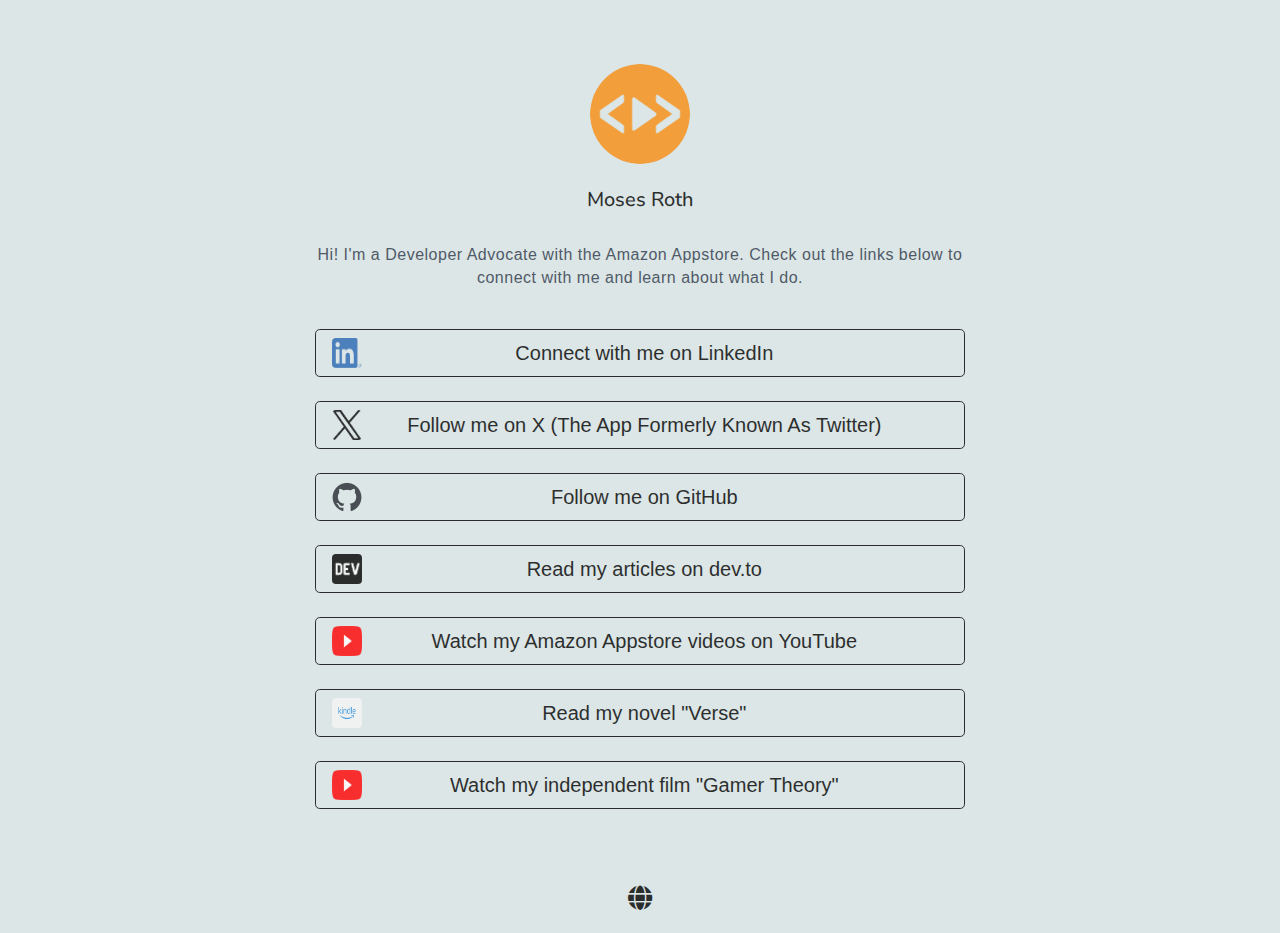
<file: index.html>
<!doctype html><html lang="en"><head><meta charset="utf-8"><link rel="shortcut icon" href="static/img/b193c3cd9053b97cf8114ae1db64a07150393051.png"><meta http-equiv="x-ua-compatible" content="ie=edge"><meta name="viewport" content="width=device-width,initial-scale=1"><meta name="theme-color" content="#4285f4"><link rel="stylesheet" href="static/css/fontawesome.css"><link rel="stylesheet" href="static/css/bootstrap.min.css"><link type="text/css" rel="stylesheet" href="static/css/style.css"><title>Moses Roth | mosesroth.com</title><style>.btn-outline-custom {
    color: #000000;
    border-color: #000000;
  }

  .btn-outline-custom > span {
    color: #000000 !important;
  }

  .btn-outline-custom:hover {
    color: #ffffff;
    background-color: #000000;
    border-color: #000000;
  }

  .btn-outline-custom:hover > span {
    color: #ffffff !important;
  }

  .social-media a {
    color: #000000;
  }
  .social-media a:hover {
    color: #ffffff;
  }</style></head><body style="background-color: #dce6e6;"><div class="container" style="max-width:680px;"><div class="mt-5 center"><img src="static/img/b193c3cd9053b97cf8114ae1db64a07150393051.png" class="m-3 rounded-circle" alt="image" width="100px" height="100px"><div class="media-body"><h5 class="align-items-center mt-2"><a href="https://mosesroth.com" style="color: #000000;" target="_blank">Moses Roth</a></h5><br><p class="center" style="#000000">Hi! I&#39;m a Developer Advocate with the Amazon Appstore. Check out the links below to connect with me and learn about what I do.</p></div></div><br><div><a class="btn btn-outline-custom btn-lg btn-block" role="button" style="display: flex; align-items: center;" href="https://linkedin.com/in/mosesroth" target="_blank"><span style="display: block;"><img src="static/img/LI-In-Bug.png" class="rounded float-left thumbnail" style="width:30px;height:30px;" title=""></span><span class="col-sm-11">Connect with me on LinkedIn</span></a><br><a class="btn btn-outline-custom btn-lg btn-block" role="button" style="display: flex; align-items: center;" href="https://x.com/mosesroth" target="_blank"><span style="display: block;"><img src="static/img/logo-black.png" class="rounded float-left thumbnail" style="width:30px;height:30px;" title=""></span><span class="col-sm-11">Follow me on X (The App Formerly Known As Twitter)</span></a><br><a class="btn btn-outline-custom btn-lg btn-block" role="button" style="display: flex; align-items: center;" href="https://github.com/mosesroth" target="_blank"><span style="display: block;"><img src="static/img/github-mark.png" class="rounded float-left thumbnail" style="width:30px;height:30px;" title=""></span><span class="col-sm-11">Follow me on GitHub</span></a><br><a class="btn btn-outline-custom btn-lg btn-block" role="button" style="display: flex; align-items: center;" href="https://dev.to/mosesroth" target="_blank"><span style="display: block;"><img src="static/img/dev-black.png" class="rounded float-left thumbnail" style="width:30px;height:30px;" title=""></span><span class="col-sm-11">Read my articles on dev.to</span></a><br><a class="btn btn-outline-custom btn-lg btn-block" role="button" style="display: flex; align-items: center;" href="https://www.youtube.com/user/AmazonAppDistro" target="_blank"><span style="display: block;"><img src="static/img/yt_icon_rgb.png" class="rounded float-left thumbnail" style="width:30px;height:30px;" title=""></span><span class="col-sm-11">Watch my Amazon Appstore videos on YouTube</span></a><br><a class="btn btn-outline-custom btn-lg btn-block" role="button" style="display: flex; align-items: center;" href="https://www.amazon.com/Verse-Moses-Roth/dp/1522770208/" target="_blank"><span style="display: block;"><img src="static/img/kindle-tile.png" class="rounded float-left thumbnail" style="width:30px;height:30px;" title=""></span><span class="col-sm-11">Read my novel &quot;Verse&quot;</span></a><br><a class="btn btn-outline-custom btn-lg btn-block" role="button" style="display: flex; align-items: center;" href="https://www.youtube.com/watch?v=URsm_3KmvEA" target="_blank"><span style="display: block;"><img src="static/img/yt_icon_rgb.png" class="rounded float-left thumbnail" style="width:30px;height:30px;" title=""></span><span class="col-sm-11">Watch my independent film &quot;Gamer Theory&quot;</span></a><br></div><div class="footer mt-5"><p class="social-media"><a href="http://mosesroth.com" rel="noopener" class="fa fa-globe" title="website" target="_blank"></a></p></div></div></body></html>
</file>
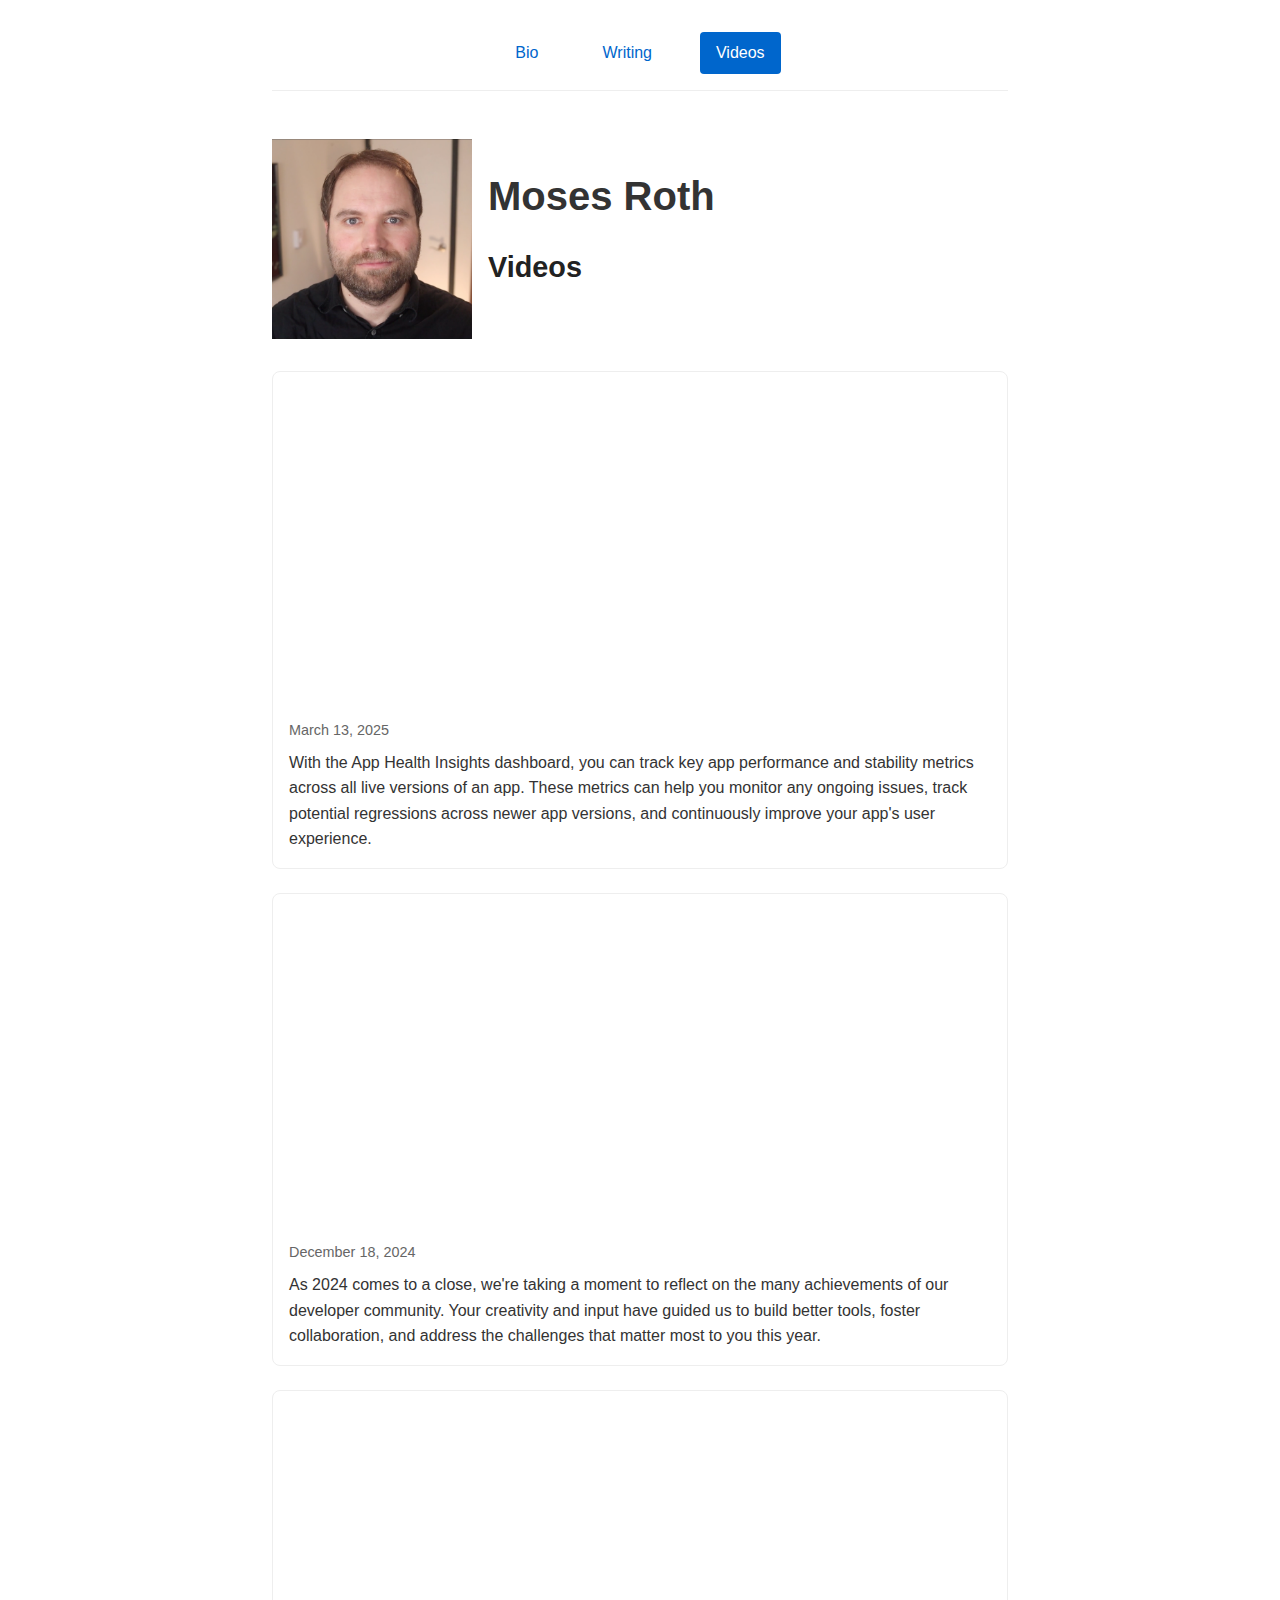
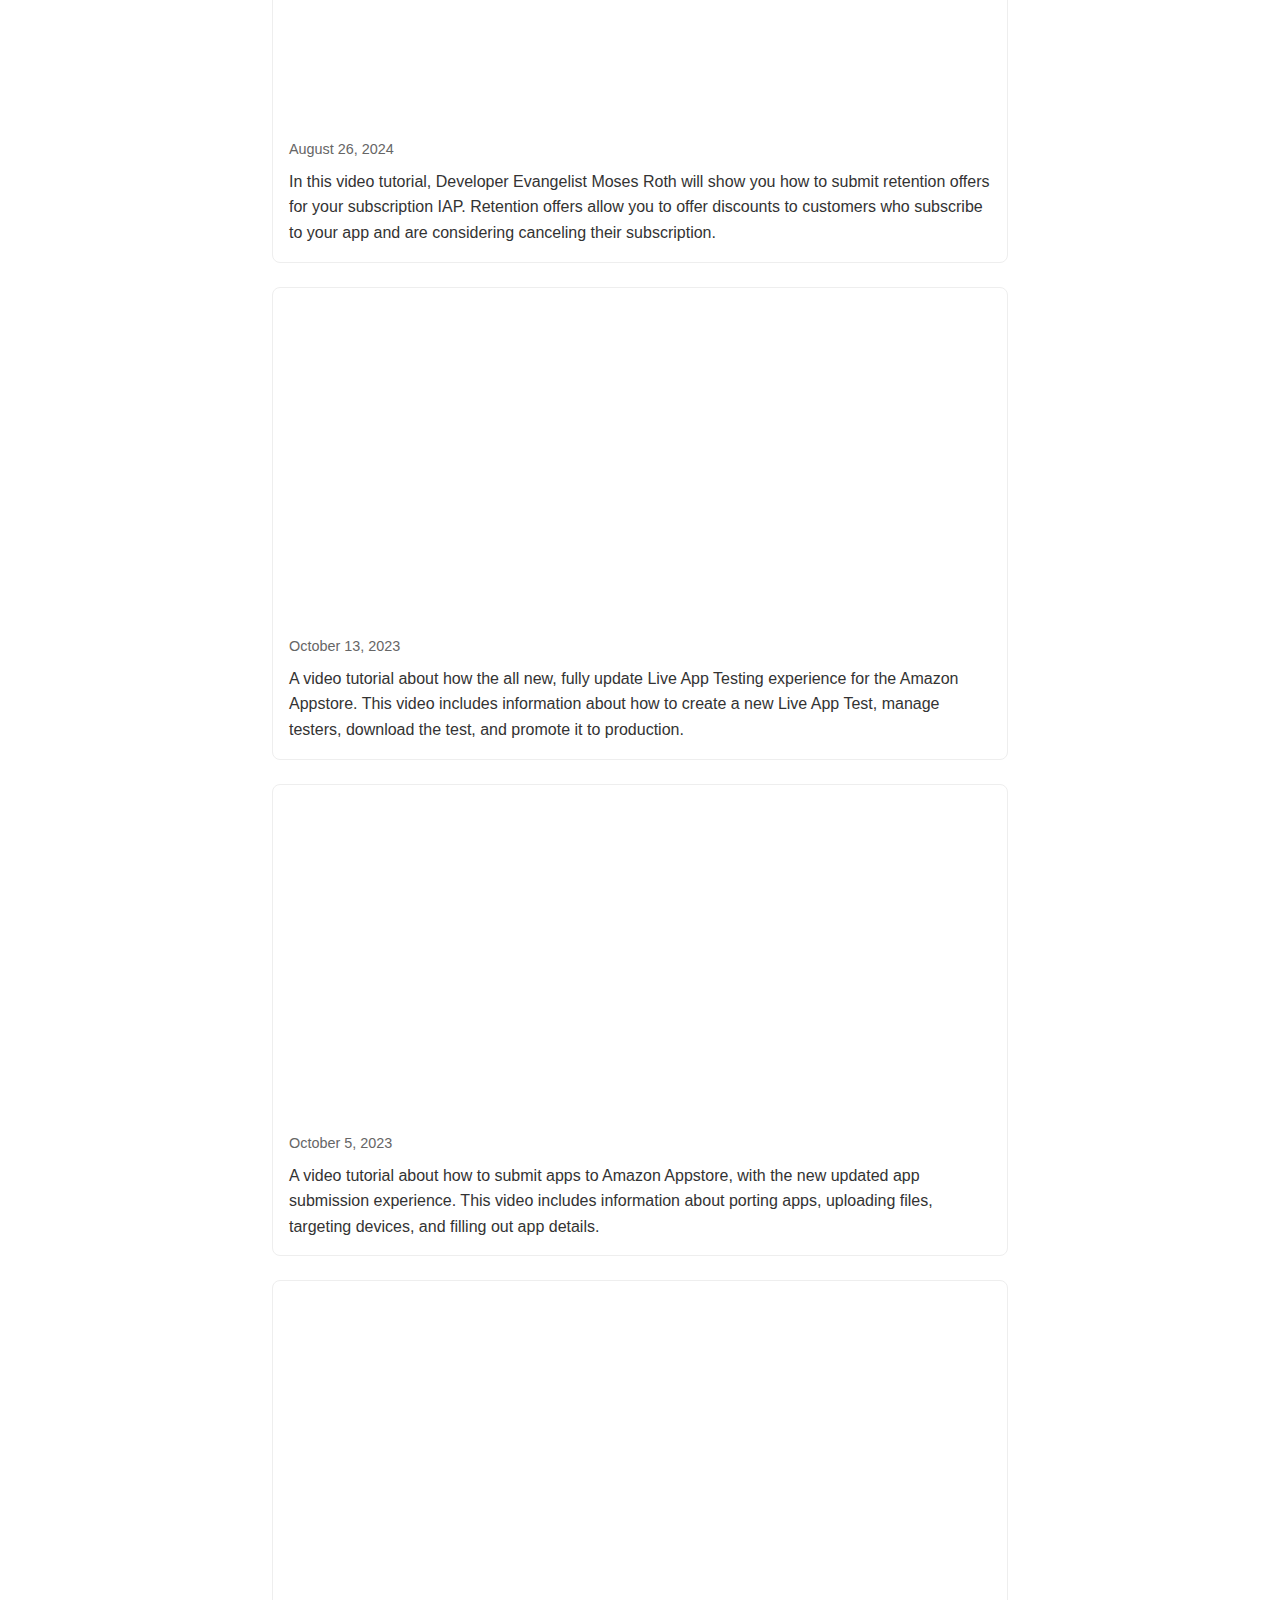
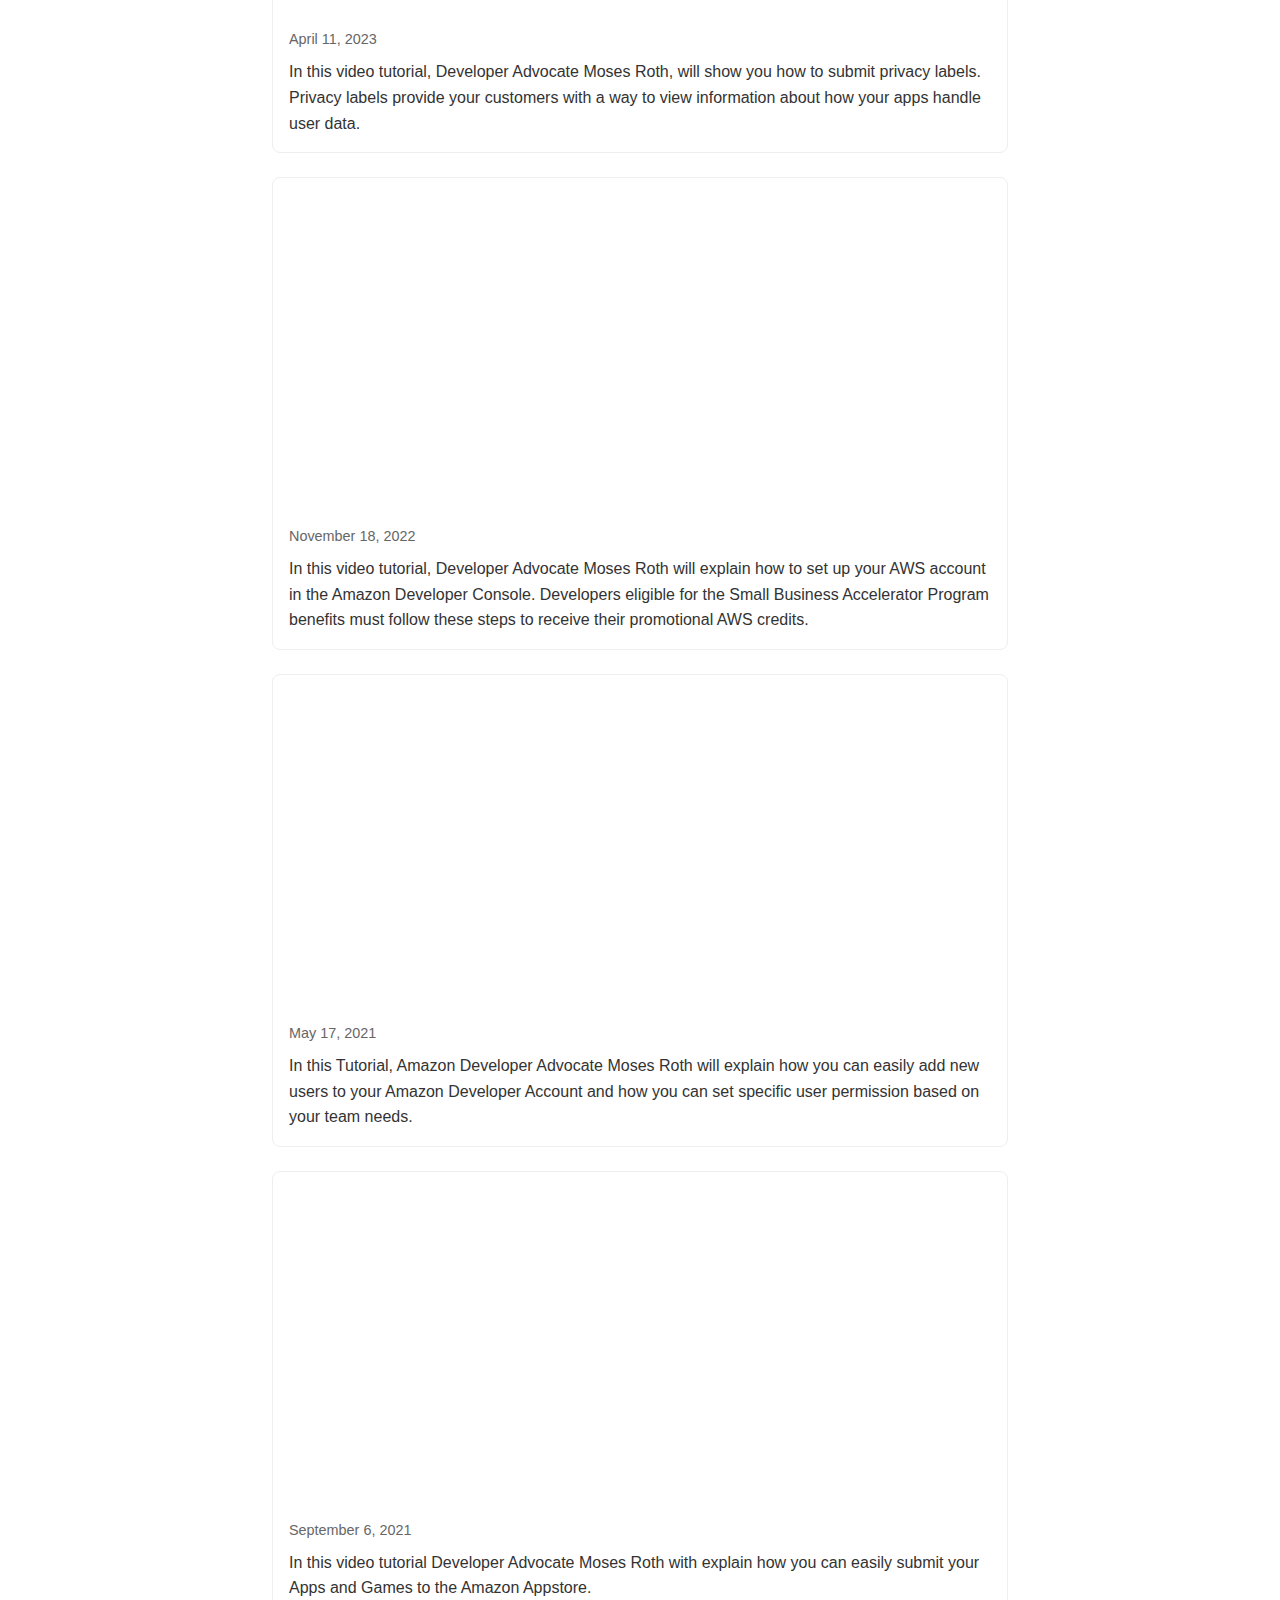
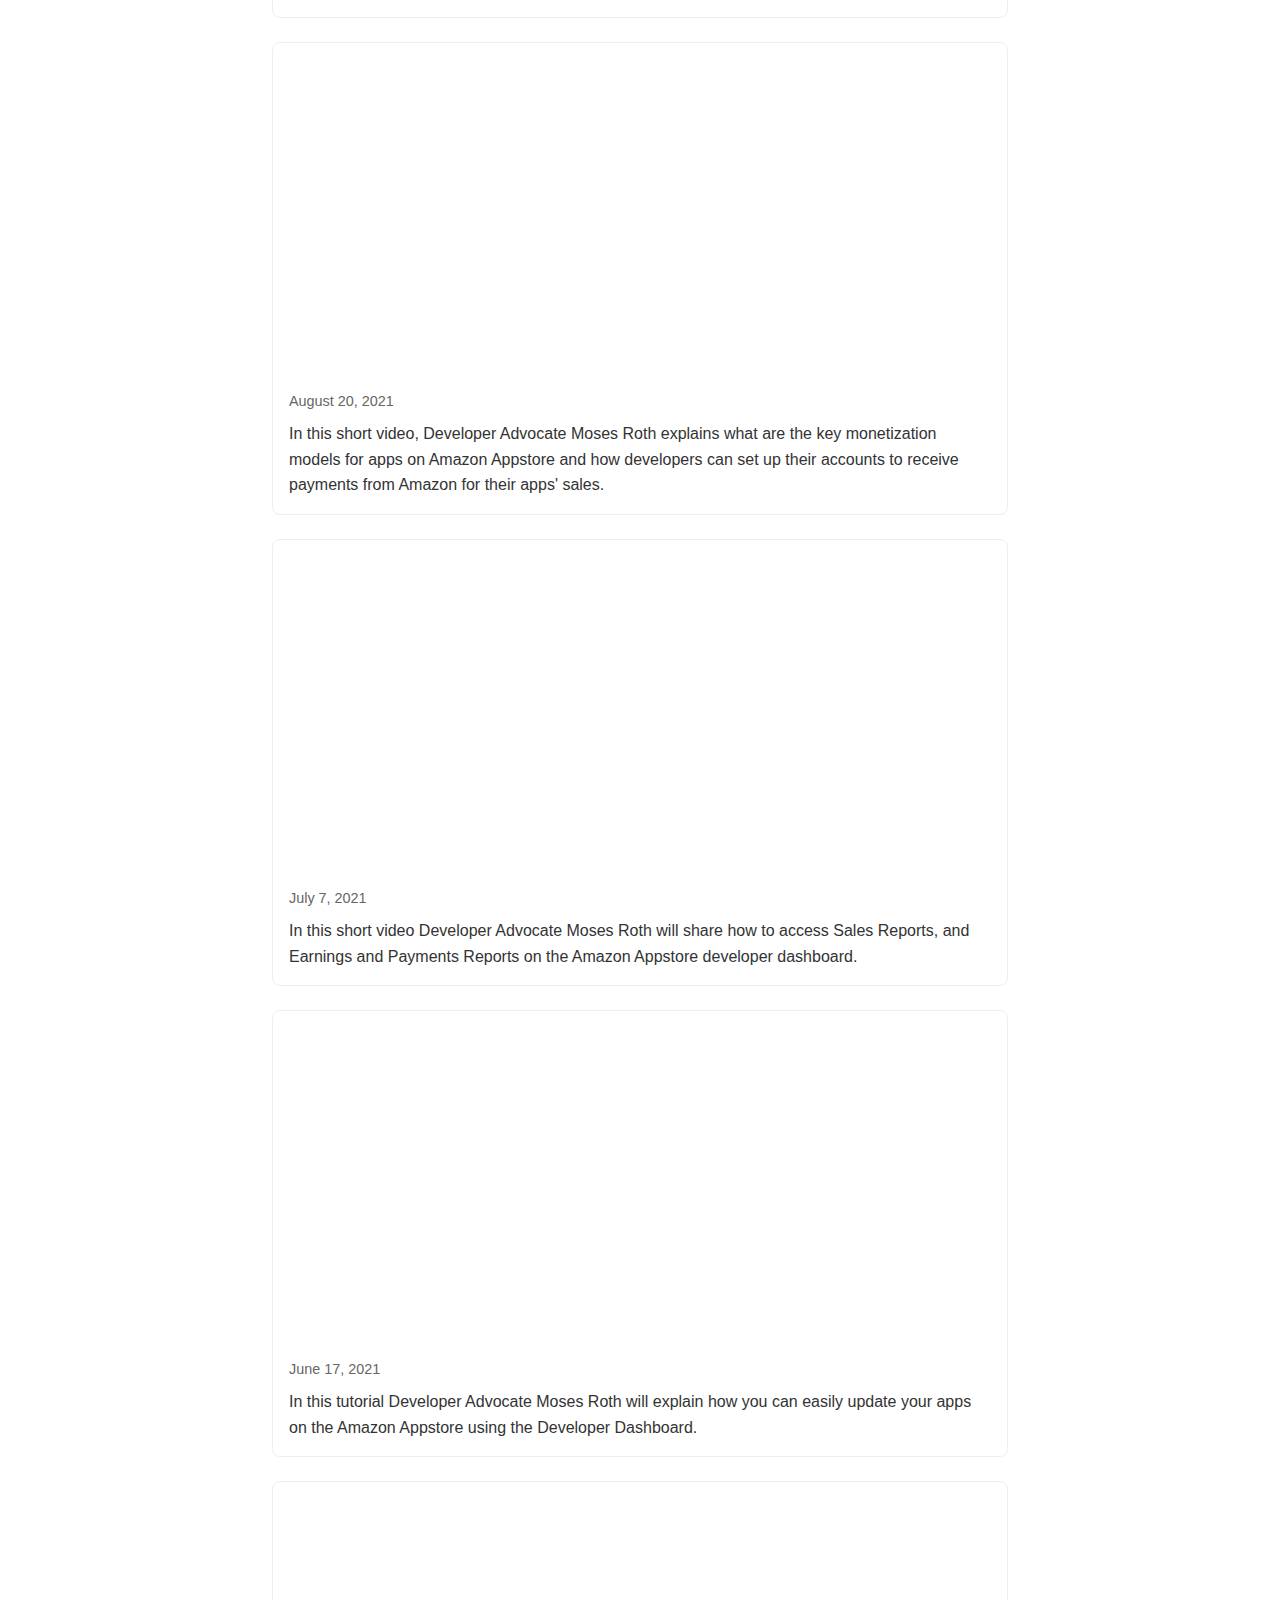
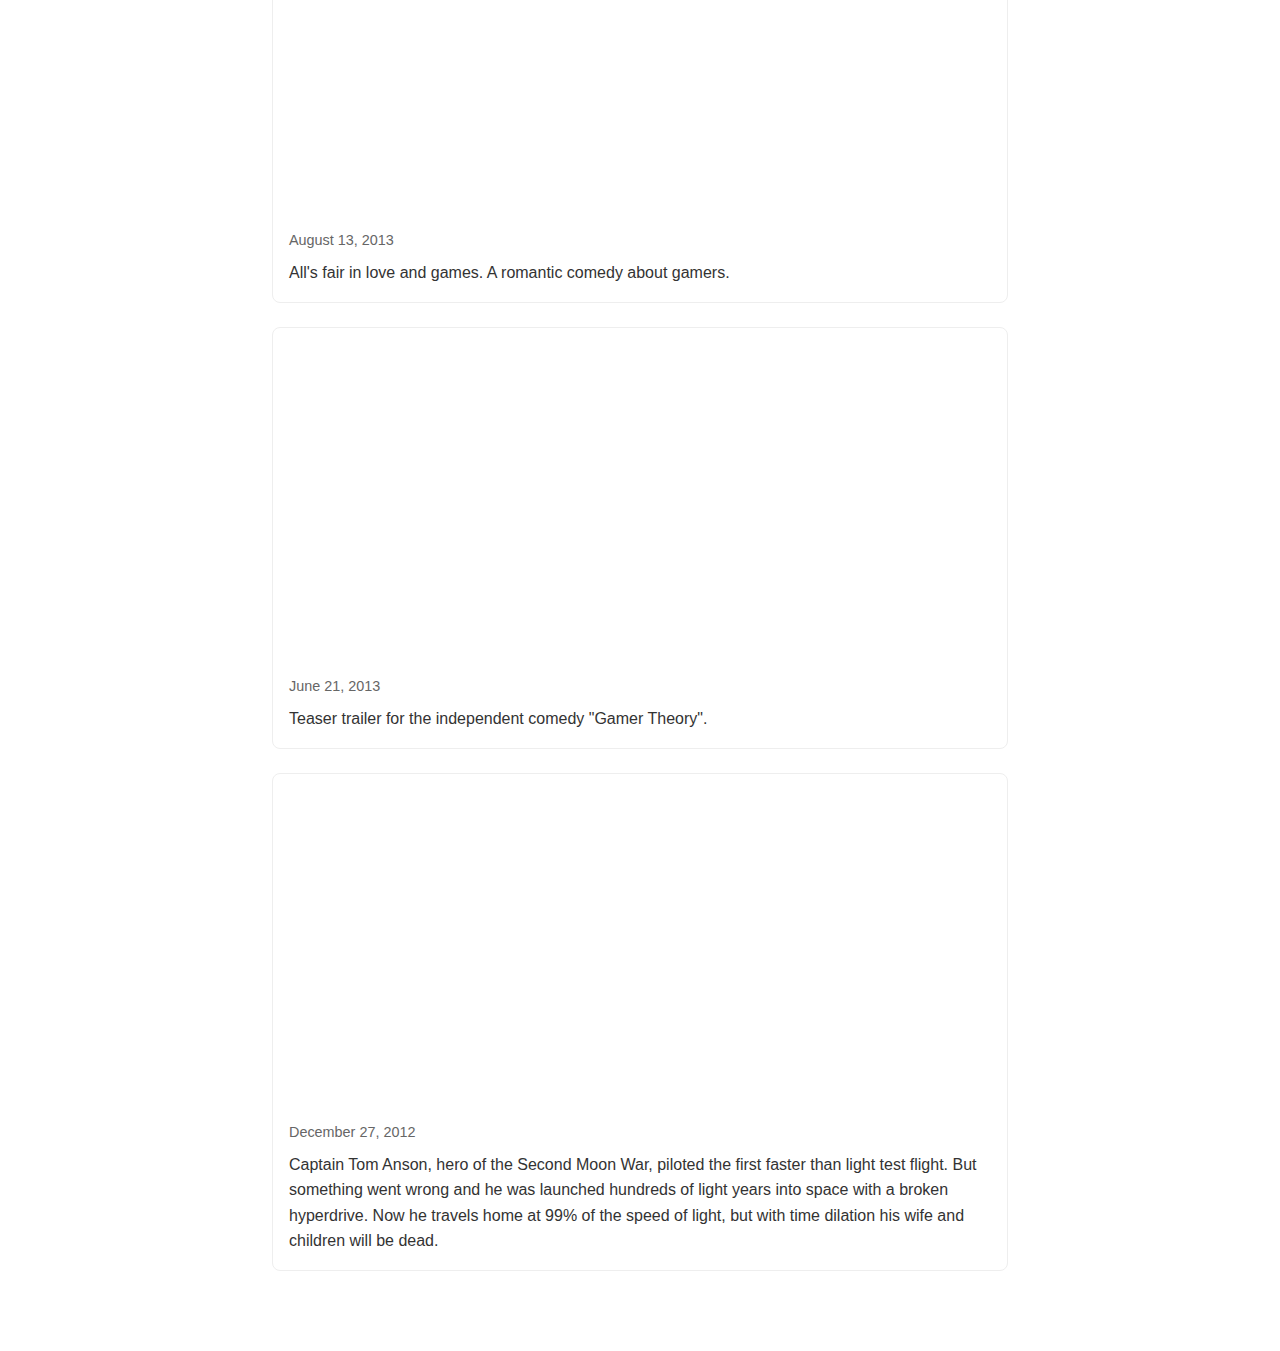
<file: videos.html>
<!DOCTYPE html>
<html lang="en">
<head>
    <meta charset="UTF-8">
    <meta name="viewport" content="width=device-width, initial-scale=1.0">
    <title>Moses Roth - Videos</title>
    <link rel="stylesheet" href="style.css">
</head>
<body>
    <div class="container">
        <nav class="top-nav">
            <a href="index.html" class="nav-link">Bio</a>
            <a href="writing.html" class="nav-link">Writing</a>
            <a href="videos.html" class="nav-link active">Videos</a>
        </nav>

        <header class="page-header">
            <img src="profile.png" alt="Moses Roth" class="page-photo">
            <div class="page-content">
                <h1><a href="index.html">Moses Roth</a></h1>
                <h2>Videos</h2>
            </div>
        </header>

        <main>
            <section>
                <div class="content-grid">
                    <article class="content-item">
                        <div class="video-container">
                            <iframe width="560" height="315" src="https://www.youtube.com/embed/d9LLNLhY7RI?si=3KkV8TR16mjjDdQn" title="YouTube video player" frameborder="0" allow="accelerometer; autoplay; clipboard-write; encrypted-media; gyroscope; picture-in-picture; web-share" referrerpolicy="strict-origin-when-cross-origin" allowfullscreen></iframe>
                            <p class="date">March 13, 2025</p>
                            <p>With the App Health Insights dashboard, you can track key app performance and stability metrics across all live versions of an app. These metrics can help you monitor any ongoing issues, track potential regressions across newer app versions, and continuously improve your app's user experience.</p>
                        </div>
                    </article>
                    
                    <article class="content-item">
                        <div class="video-container">
                            <iframe width="560" height="315" src="https://www.youtube.com/embed/FLKkY3PDhDA" title="YouTube video player" frameborder="0" allow="accelerometer; autoplay; clipboard-write; encrypted-media; gyroscope; picture-in-picture; web-share" referrerpolicy="strict-origin-when-cross-origin" allowfullscreen></iframe>
                            <p class="date">December 18, 2024</p>
                            <p>As 2024 comes to a close, we're taking a moment to reflect on the many achievements of our developer community. Your creativity and input have guided us to build better tools, foster collaboration, and address the challenges that matter most to you this year.</p>
                        </div>
                    </article>
                    
                    <article class="content-item">
                        <div class="video-container">
                            <iframe width="560" height="315" src="https://www.youtube.com/embed/zDl_GT-gEMU" title="YouTube video player" frameborder="0" allow="accelerometer; autoplay; clipboard-write; encrypted-media; gyroscope; picture-in-picture; web-share" referrerpolicy="strict-origin-when-cross-origin" allowfullscreen></iframe>
                            <p class="date">August 26, 2024</p>
                            <p>In this video tutorial, Developer Evangelist Moses Roth will show you how to submit retention offers for your subscription IAP. Retention offers allow you to offer discounts to customers who subscribe to your app and are considering canceling their subscription.</p>
                        </div>
                    </article>
                    
                    <article class="content-item">
                        <div class="video-container">
                            <iframe width="560" height="315" src="https://www.youtube.com/embed/Qlezq8N0y9g" title="YouTube video player" frameborder="0" allow="accelerometer; autoplay; clipboard-write; encrypted-media; gyroscope; picture-in-picture; web-share" referrerpolicy="strict-origin-when-cross-origin" allowfullscreen></iframe>
                            <p class="date">October 13, 2023</p>
                            <p>A video tutorial about how the all new, fully update Live App Testing experience for the Amazon Appstore. This video includes information about how to create a new Live App Test, manage testers, download the test, and promote it to production.</p>
                        </div>
                    </article>
                    
                    <article class="content-item">
                        <div class="video-container">
                            <iframe width="560" height="315" src="https://www.youtube.com/embed/-8Bmp01Z6T8" title="YouTube video player" frameborder="0" allow="accelerometer; autoplay; clipboard-write; encrypted-media; gyroscope; picture-in-picture; web-share" referrerpolicy="strict-origin-when-cross-origin" allowfullscreen></iframe>
                            <p class="date">October 5, 2023</p>
                            <p>A video tutorial about how to submit apps to Amazon Appstore, with the new updated app submission experience. This video includes information about porting apps, uploading files, targeting devices, and filling out app details.</p>
                        </div>
                    </article>
                    
                    <article class="content-item">
                        <div class="video-container">
                            <iframe width="560" height="315" src="https://www.youtube.com/embed/f3MUBZoOeG0" title="YouTube video player" frameborder="0" allow="accelerometer; autoplay; clipboard-write; encrypted-media; gyroscope; picture-in-picture; web-share" referrerpolicy="strict-origin-when-cross-origin" allowfullscreen></iframe>
                            <p class="date">April 11, 2023</p>
                            <p>In this video tutorial, Developer Advocate Moses Roth, will show you how to submit privacy labels. Privacy labels provide your customers with a way to view information about how your apps handle user data.</p>
                        </div>
                    </article>
                    
                    <article class="content-item">
                        <div class="video-container">
                            <iframe width="560" height="315" src="https://www.youtube.com/embed/72Wx_8QI5jk" title="YouTube video player" frameborder="0" allow="accelerometer; autoplay; clipboard-write; encrypted-media; gyroscope; picture-in-picture; web-share" referrerpolicy="strict-origin-when-cross-origin" allowfullscreen></iframe>
                            <p class="date">November 18, 2022</p>
                            <p>In this video tutorial, Developer Advocate Moses Roth will explain how to set up your AWS account in the Amazon Developer Console. Developers eligible for the Small Business Accelerator Program benefits must follow these steps to receive their promotional AWS credits.</p>
                        </div>
                    </article>
                    
                    <article class="content-item">
                        <div class="video-container">
                            <iframe width="560" height="315" src="https://www.youtube.com/embed/tTIPjLgF_SU" title="YouTube video player" frameborder="0" allow="accelerometer; autoplay; clipboard-write; encrypted-media; gyroscope; picture-in-picture; web-share" referrerpolicy="strict-origin-when-cross-origin" allowfullscreen></iframe>
                            <p class="date">May 17, 2021</p>
                            <p>In this Tutorial, Amazon Developer Advocate Moses Roth will explain how you can easily add new users to your Amazon Developer Account and how you can set specific user permission based on your team needs.</p>
                        </div>
                    </article>
                    
                    <article class="content-item">
                        <div class="video-container">
                            <iframe width="560" height="315" src="https://www.youtube.com/embed/m_tRGoLwLHg" title="YouTube video player" frameborder="0" allow="accelerometer; autoplay; clipboard-write; encrypted-media; gyroscope; picture-in-picture; web-share" referrerpolicy="strict-origin-when-cross-origin" allowfullscreen></iframe>
                            <p class="date">September 6, 2021</p>
                            <p>In this video tutorial Developer Advocate Moses Roth with explain how you can easily submit your Apps and Games to the Amazon Appstore.</p>
                        </div>
                    </article>
                    
                    <article class="content-item">
                        <div class="video-container">
                            <iframe width="560" height="315" src="https://www.youtube.com/embed/8P61xMuC7cA" title="YouTube video player" frameborder="0" allow="accelerometer; autoplay; clipboard-write; encrypted-media; gyroscope; picture-in-picture; web-share" referrerpolicy="strict-origin-when-cross-origin" allowfullscreen></iframe>
                            <p class="date">August 20, 2021</p>
                            <p>In this short video, Developer Advocate Moses Roth explains what are the key monetization models for apps on Amazon Appstore and how developers can set up their accounts to receive payments from Amazon for their apps' sales.</p>
                        </div>
                    </article>
                    
                    <article class="content-item">
                        <div class="video-container">
                            <iframe width="560" height="315" src="https://www.youtube.com/embed/wVhsg_6Lvx4" title="YouTube video player" frameborder="0" allow="accelerometer; autoplay; clipboard-write; encrypted-media; gyroscope; picture-in-picture; web-share" referrerpolicy="strict-origin-when-cross-origin" allowfullscreen></iframe>
                            <p class="date">July 7, 2021</p>
                            <p>In this short video Developer Advocate Moses Roth will share how to access Sales Reports, and Earnings and Payments Reports on the Amazon Appstore developer dashboard.</p>
                        </div>
                    </article>
                    
                    <article class="content-item">
                        <div class="video-container">
                            <iframe width="560" height="315" src="https://www.youtube.com/embed/SZvVfHA6egA" title="YouTube video player" frameborder="0" allow="accelerometer; autoplay; clipboard-write; encrypted-media; gyroscope; picture-in-picture; web-share" referrerpolicy="strict-origin-when-cross-origin" allowfullscreen></iframe>
                            <p class="date">June 17, 2021</p>
                            <p>In this tutorial Developer Advocate Moses Roth will explain how you can easily update your apps on the Amazon Appstore using the Developer Dashboard.</p>
                        </div>
                    </article>
                    
                    <article class="content-item">
                        <div class="video-container">
                            <iframe width="560" height="315" src="https://www.youtube.com/embed/URsm_3KmvEA" title="YouTube video player" frameborder="0" allow="accelerometer; autoplay; clipboard-write; encrypted-media; gyroscope; picture-in-picture; web-share" referrerpolicy="strict-origin-when-cross-origin" allowfullscreen></iframe>
                            <p class="date">August 13, 2013</p>
                            <p>All's fair in love and games. A romantic comedy about gamers.</p>
                        </div>
                    </article>
                    
                    <article class="content-item">
                        <div class="video-container">
                            <iframe width="560" height="315" src="https://www.youtube.com/embed/gV2cgtAp-7Y" title="YouTube video player" frameborder="0" allow="accelerometer; autoplay; clipboard-write; encrypted-media; gyroscope; picture-in-picture; web-share" referrerpolicy="strict-origin-when-cross-origin" allowfullscreen></iframe>
                            <p class="date">June 21, 2013</p>
                            <p>Teaser trailer for the independent comedy "Gamer Theory".</p>
                        </div>
                    </article>
                    
                    <article class="content-item">
                        <div class="video-container">
                            <iframe width="560" height="315" src="https://www.youtube.com/embed/Ki1LrjX87P0?si=ZOS1_jMsmvZtMPFI" title="YouTube video player" frameborder="0" allow="accelerometer; autoplay; clipboard-write; encrypted-media; gyroscope; picture-in-picture; web-share" referrerpolicy="strict-origin-when-cross-origin" allowfullscreen></iframe>
                            <p class="date">December 27, 2012</p>
                            <p>Captain Tom Anson, hero of the Second Moon War, piloted the first faster than light test flight. But something went wrong and he was launched hundreds of light years into space with a broken hyperdrive. Now he travels home at 99% of the speed of light, but with time dilation his wife and children will be dead.</p>
                        </div>
                    </article>
                </div>
            </section>
        </main>
    </div>
</body>
</html>
</file>
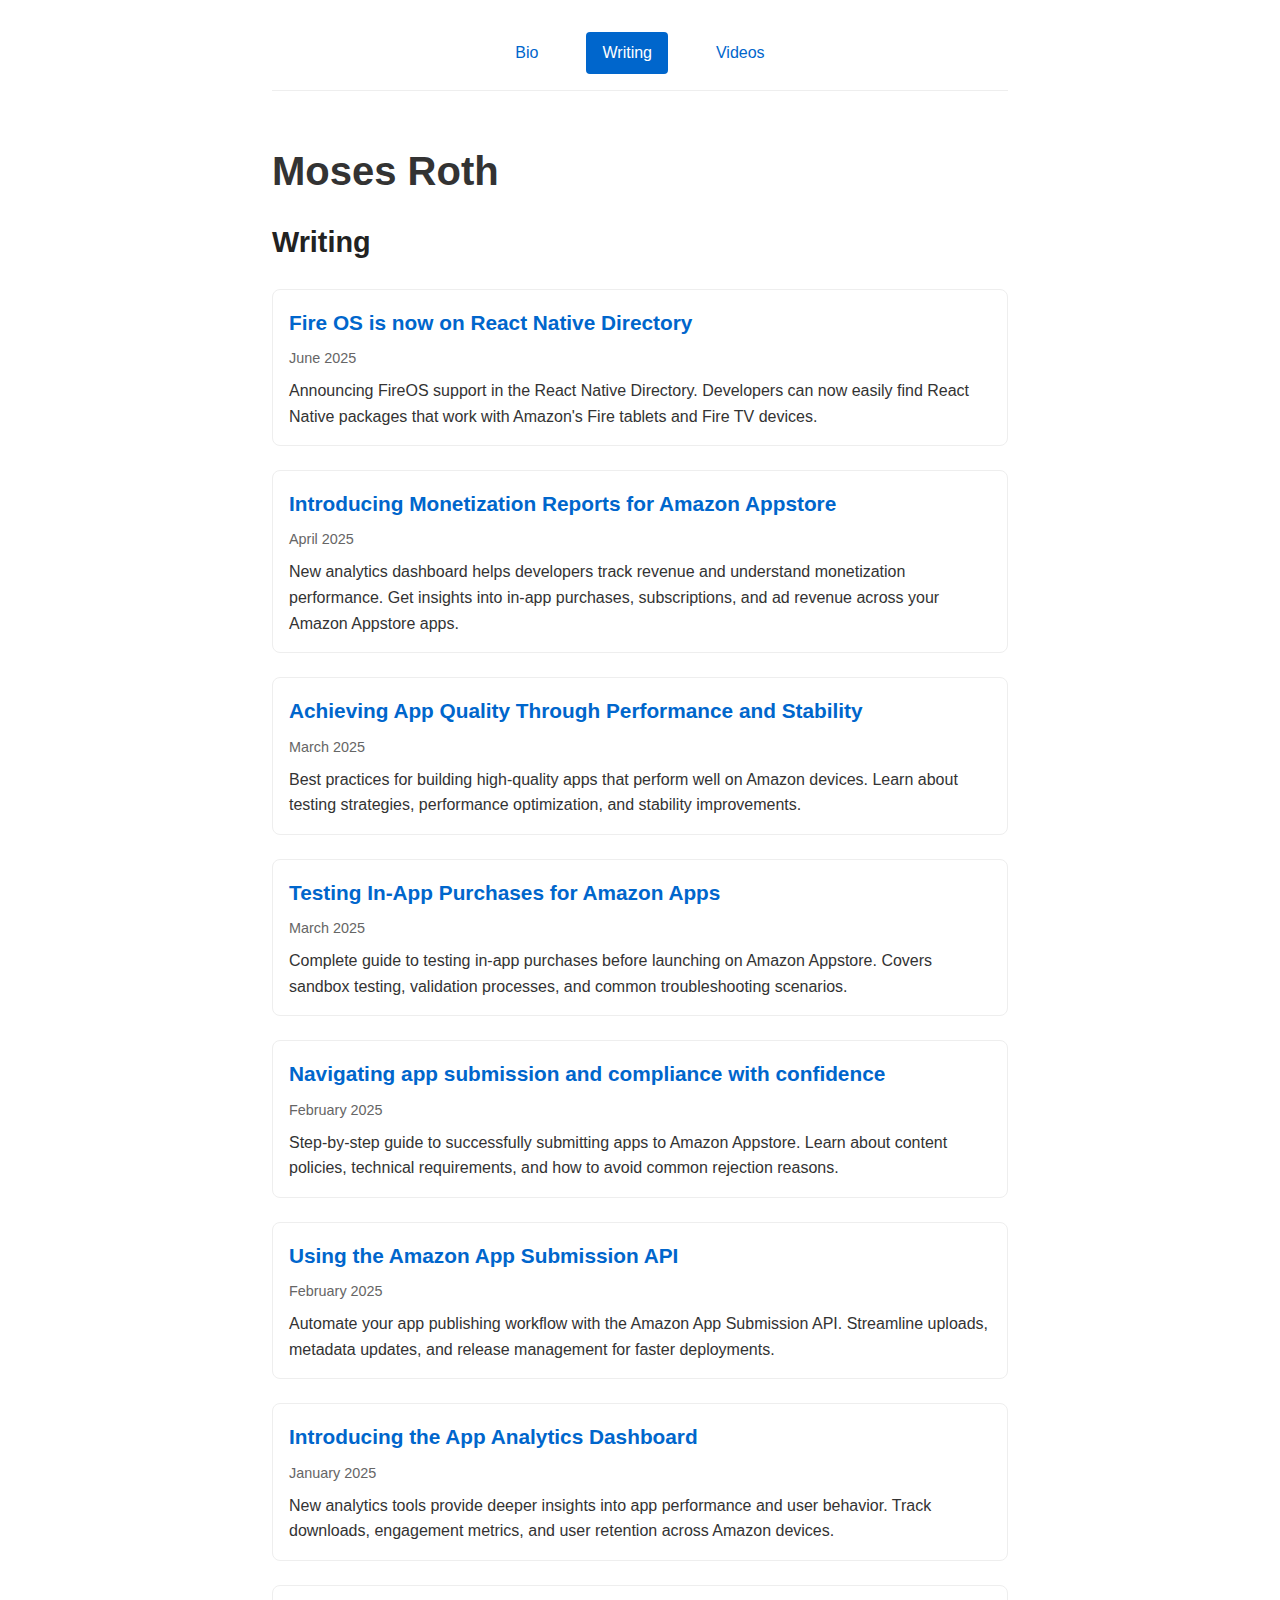
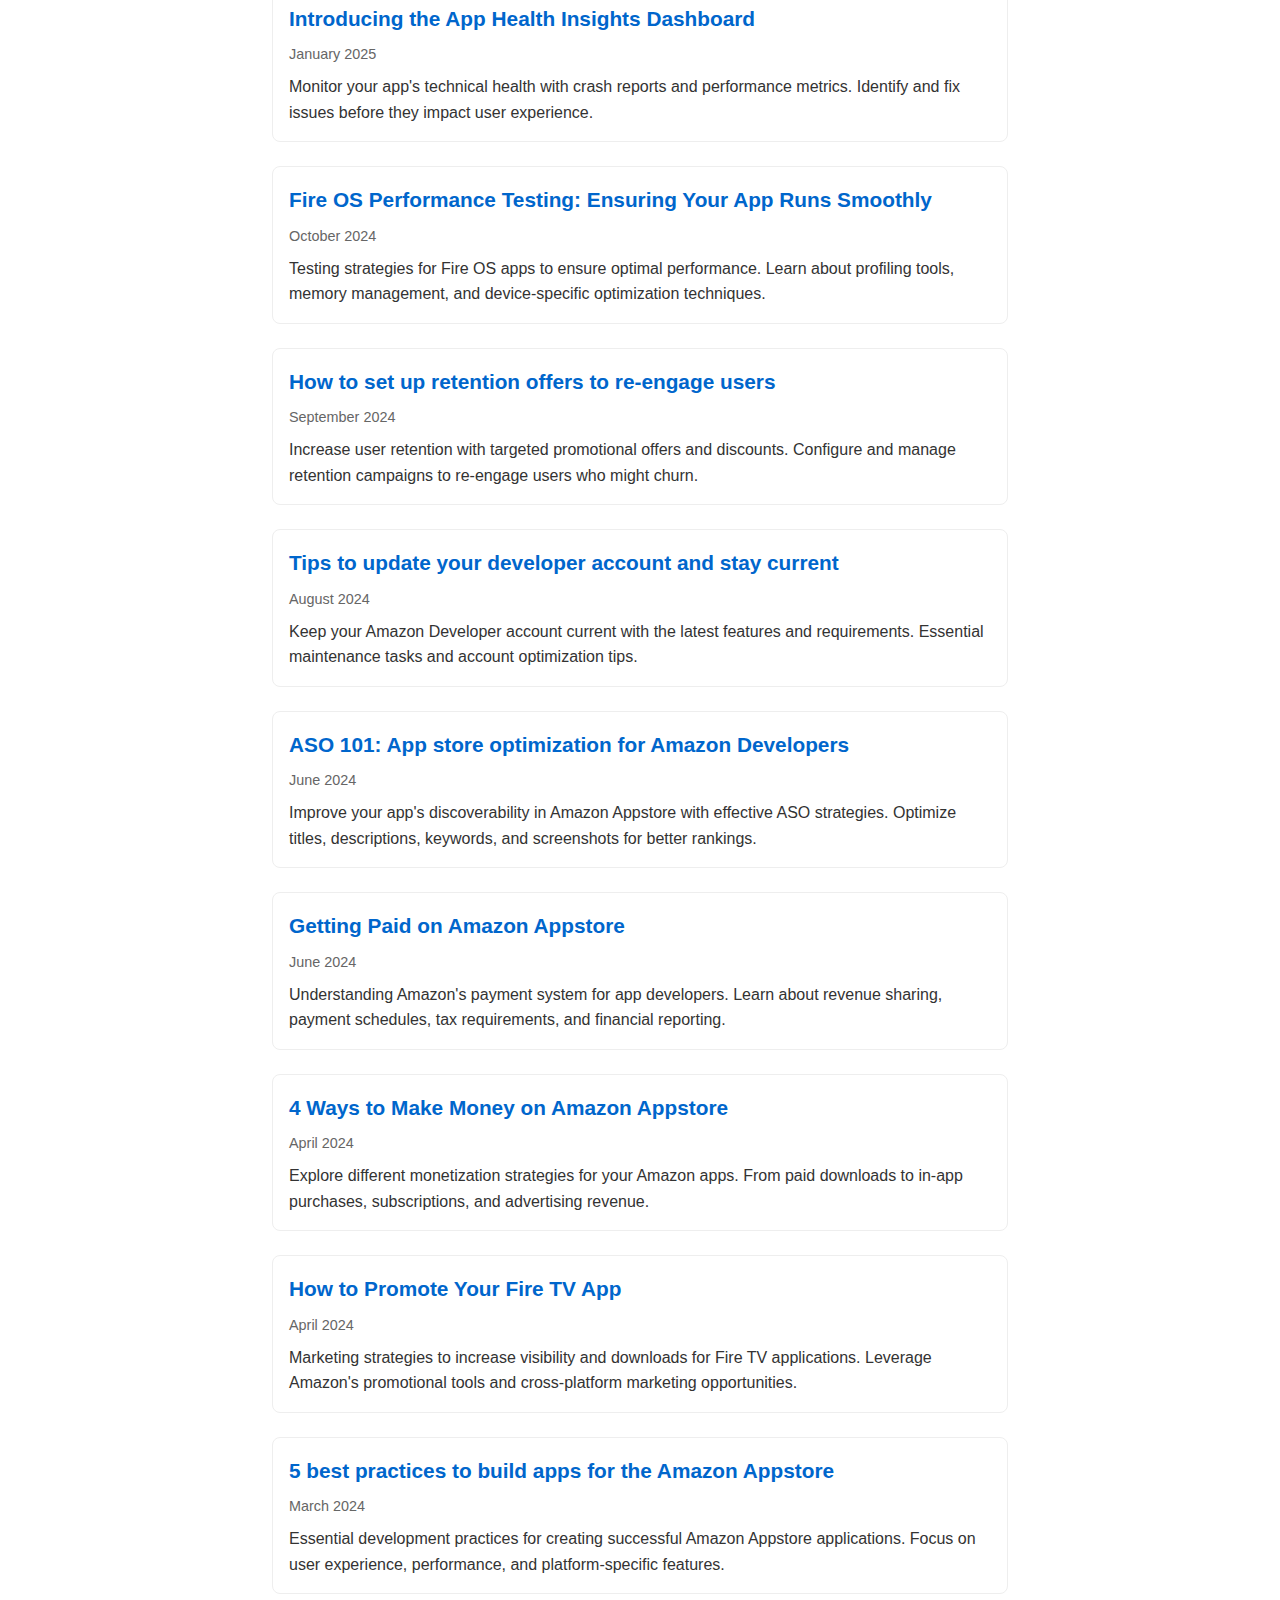
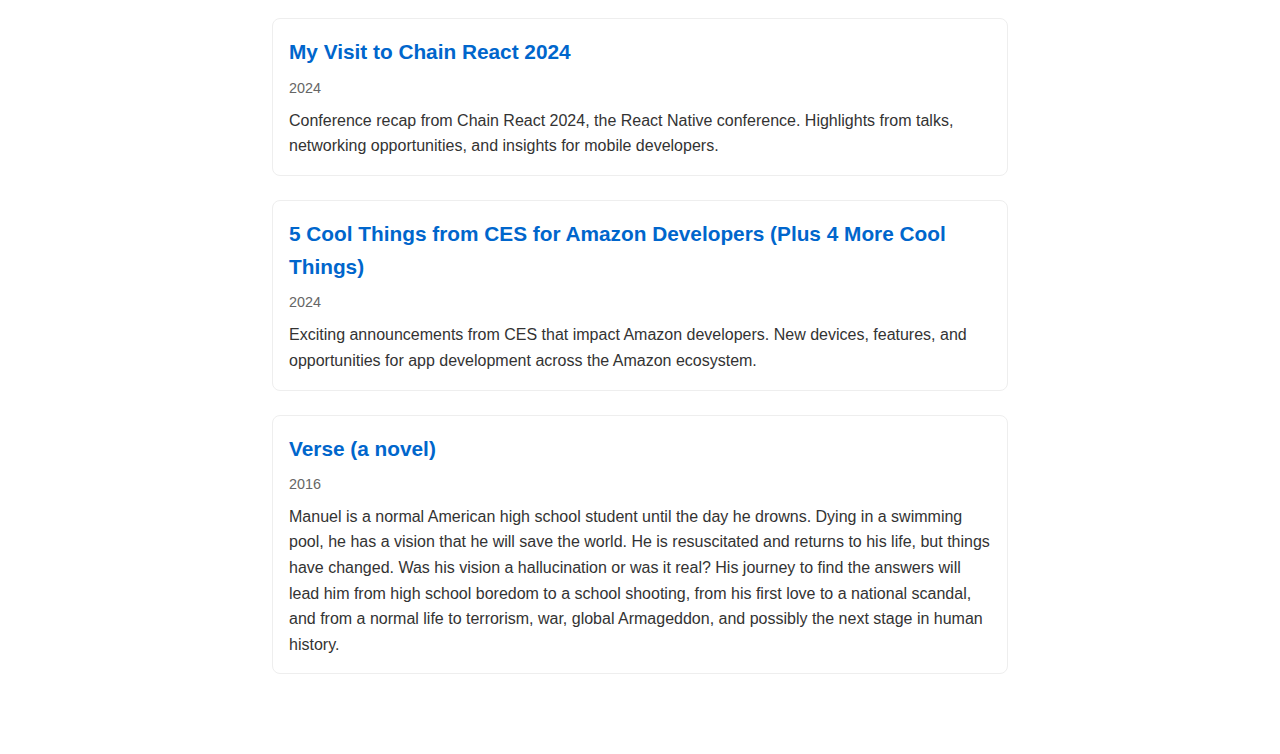
<file: writing.html>
<!DOCTYPE html>
<html lang="en">
<head>
    <meta charset="UTF-8">
    <meta name="viewport" content="width=device-width, initial-scale=1.0">
    <title>Writing - Moses Roth</title>
    <link rel="stylesheet" href="style.css">
</head>
<body>
    <div class="container">
        <nav class="top-nav">
            <a href="index.html" class="nav-link">Bio</a>
            <a href="writing.html" class="nav-link active">Writing</a>
            <a href="videos.html" class="nav-link">Videos</a>
        </nav>

        <header>
            <h1><a href="index.html">Moses Roth</a></h1>
        </header>

        <main>
            <section>
                <h2>Writing</h2>
                <div class="content-grid">
                    <article class="content-item">
                        <h3><a href="https://developer.amazon.com/apps-and-games/blogs/2025/06/fireos-on-react-native-directory" target="_blank">Fire OS is now on React Native Directory</a></h3>
                        <p class="date">June 2025</p>
                        <p>Announcing FireOS support in the React Native Directory. Developers can now easily find React Native packages that work with Amazon's Fire tablets and Fire TV devices.</p>
                    </article>
                    
                    <article class="content-item">
                        <h3><a href="https://developer.amazon.com/apps-and-games/blogs/2025/04/introducing-monetization-reports" target="_blank">Introducing Monetization Reports for Amazon Appstore</a></h3>
                        <p class="date">April 2025</p>
                        <p>New analytics dashboard helps developers track revenue and understand monetization performance. Get insights into in-app purchases, subscriptions, and ad revenue across your Amazon Appstore apps.</p>
                    </article>
                    
                    <article class="content-item">
                        <h3><a href="https://developer.amazon.com/apps-and-games/blogs/2025/03/achieving-app-quality-through-performance-and-stability" target="_blank">Achieving App Quality Through Performance and Stability</a></h3>
                        <p class="date">March 2025</p>
                        <p>Best practices for building high-quality apps that perform well on Amazon devices. Learn about testing strategies, performance optimization, and stability improvements.</p>
                    </article>
                    
                    <article class="content-item">
                        <h3><a href="https://developer.amazon.com/apps-and-games/blogs/2025/03/testing-iap-for-amazon-apps" target="_blank">Testing In-App Purchases for Amazon Apps</a></h3>
                        <p class="date">March 2025</p>
                        <p>Complete guide to testing in-app purchases before launching on Amazon Appstore. Covers sandbox testing, validation processes, and common troubleshooting scenarios.</p>
                    </article>
                    
                    <article class="content-item">
                        <h3><a href="https://developer.amazon.com/apps-and-games/blogs/2025/02/navigating-app-submission-and-compliance" target="_blank">Navigating app submission and compliance with confidence</a></h3>
                        <p class="date">February 2025</p>
                        <p>Step-by-step guide to successfully submitting apps to Amazon Appstore. Learn about content policies, technical requirements, and how to avoid common rejection reasons.</p>
                    </article>
                    
                    <article class="content-item">
                        <h3><a href="https://developer.amazon.com/apps-and-games/blogs/2025/02/using-the-amazon-app-submission-api" target="_blank">Using the Amazon App Submission API</a></h3>
                        <p class="date">February 2025</p>
                        <p>Automate your app publishing workflow with the Amazon App Submission API. Streamline uploads, metadata updates, and release management for faster deployments.</p>
                    </article>
                    
                    <article class="content-item">
                        <h3><a href="https://developer.amazon.com/apps-and-games/blogs/2025/01/app-analytics-dashboard" target="_blank">Introducing the App Analytics Dashboard</a></h3>
                        <p class="date">January 2025</p>
                        <p>New analytics tools provide deeper insights into app performance and user behavior. Track downloads, engagement metrics, and user retention across Amazon devices.</p>
                    </article>
                    
                    <article class="content-item">
                        <h3><a href="https://developer.amazon.com/apps-and-games/blogs/2025/01/app-health-insights-dashboard" target="_blank">Introducing the App Health Insights Dashboard</a></h3>
                        <p class="date">January 2025</p>
                        <p>Monitor your app's technical health with crash reports and performance metrics. Identify and fix issues before they impact user experience.</p>
                    </article>
                    
                    <article class="content-item">
                        <h3><a href="https://developer.amazon.com/apps-and-games/blogs/2024/10/fos-performance-testing" target="_blank">Fire OS Performance Testing: Ensuring Your App Runs Smoothly</a></h3>
                        <p class="date">October 2024</p>
                        <p>Testing strategies for Fire OS apps to ensure optimal performance. Learn about profiling tools, memory management, and device-specific optimization techniques.</p>
                    </article>
                    
                    <article class="content-item">
                        <h3><a href="https://developer.amazon.com/apps-and-games/blogs/2024/09/how-to-setup-retention-offers" target="_blank">How to set up retention offers to re-engage users</a></h3>
                        <p class="date">September 2024</p>
                        <p>Increase user retention with targeted promotional offers and discounts. Configure and manage retention campaigns to re-engage users who might churn.</p>
                    </article>
                    
                    <article class="content-item">
                        <h3><a href="https://developer.amazon.com/apps-and-games/blogs/2024/08/tips-to-update-developer-account" target="_blank">Tips to update your developer account and stay current</a></h3>
                        <p class="date">August 2024</p>
                        <p>Keep your Amazon Developer account current with the latest features and requirements. Essential maintenance tasks and account optimization tips.</p>
                    </article>
                    
                    <article class="content-item">
                        <h3><a href="https://developer.amazon.com/apps-and-games/blogs/2024/06/app-store-optimization" target="_blank">ASO 101: App store optimization for Amazon Developers</a></h3>
                        <p class="date">June 2024</p>
                        <p>Improve your app's discoverability in Amazon Appstore with effective ASO strategies. Optimize titles, descriptions, keywords, and screenshots for better rankings.</p>
                    </article>
                    
                    <article class="content-item">
                        <h3><a href="https://developer.amazon.com/apps-and-games/blogs/2024/06/getting-paid-on-amazon-appstore" target="_blank">Getting Paid on Amazon Appstore</a></h3>
                        <p class="date">June 2024</p>
                        <p>Understanding Amazon's payment system for app developers. Learn about revenue sharing, payment schedules, tax requirements, and financial reporting.</p>
                    </article>
                    
                    <article class="content-item">
                        <h3><a href="https://developer.amazon.com/apps-and-games/blogs/2024/04/4-ways-to-make-money-on-amazon-appstore" target="_blank">4 Ways to Make Money on Amazon Appstore</a></h3>
                        <p class="date">April 2024</p>
                        <p>Explore different monetization strategies for your Amazon apps. From paid downloads to in-app purchases, subscriptions, and advertising revenue.</p>
                    </article>
                    
                    <article class="content-item">
                        <h3><a href="https://developer.amazon.com/apps-and-games/blogs/2024/04/promote-your-fire-tv-app" target="_blank">How to Promote Your Fire TV App</a></h3>
                        <p class="date">April 2024</p>
                        <p>Marketing strategies to increase visibility and downloads for Fire TV applications. Leverage Amazon's promotional tools and cross-platform marketing opportunities.</p>
                    </article>
                    
                    <article class="content-item">
                        <h3><a href="https://developer.amazon.com/apps-and-games/blogs/2024/03/5-best-practices" target="_blank">5 best practices to build apps for the Amazon Appstore</a></h3>
                        <p class="date">March 2024</p>
                        <p>Essential development practices for creating successful Amazon Appstore applications. Focus on user experience, performance, and platform-specific features.</p>
                    </article>
                    
                    <article class="content-item">
                        <h3><a href="https://dev.to/amazonappdev/my-visit-to-chain-react-2024-nfj" target="_blank">My Visit to Chain React 2024</a></h3>
                        <p class="date">2024</p>
                        <p>Conference recap from Chain React 2024, the React Native conference. Highlights from talks, networking opportunities, and insights for mobile developers.</p>
                    </article>
                    
                    <article class="content-item">
                        <h3><a href="https://dev.to/amazonappdev/5-cool-things-from-ces-for-amazon-developers-plus-4-more-cool-things-33ae" target="_blank">5 Cool Things from CES for Amazon Developers (Plus 4 More Cool Things)</a></h3>
                        <p class="date">2024</p>
                        <p>Exciting announcements from CES that impact Amazon developers. New devices, features, and opportunities for app development across the Amazon ecosystem.</p>
                    </article>
                    
                    <article class="content-item">
                        <h3><a href="https://www.amazon.com/Verse-Moses-Roth/dp/1522770208" target="_blank">Verse (a novel)</a></h3>
                        <p class="date">2016</p>
                        <p>Manuel is a normal American high school student until the day he drowns. Dying in a swimming pool, he has a vision that he will save the world. He is resuscitated and returns to his life, but things have changed. Was his vision a hallucination or was it real? His journey to find the answers will lead him from high school boredom to a school shooting, from his first love to a national scandal, and from a normal life to terrorism, war, global Armageddon, and possibly the next stage in human history.</p>
                    </article>
                </div>
            </section>
        </main>
    </div>
</body>
</html>
</file>
<file: static/css/style.css>
@import url(https://fonts.googleapis.com/css?family=Nunito:400);
@import url(https://fonts.googleapis.com/css?family=Open+Sans:400, 400light);
@import url(https://fonts.googleapis.com/css?family=Gothic+A1:400);

p,
h1,
h2,
h3,
h4,
h5,
h6,
div {
  color: #fff;
}

html,
body,
textarea,
button,
input {
  font-family: "Open Sans", sans-serif;
}

h1,
h2,
h3,
h4,
h5,
h6 {
  font-family: "Open Sans", "Nunito", sans-serif;
}

p {
  font-size: 16px;
  line-height: 1.42;
  text-align: left;
  color: #2D3748;
  letter-spacing: 0.5px;
}

h1 {
  font-size: 63px;
  font-weight: 500;
}

h2 {
  font-size: 36px;
  font-weight: 300;
}

h3 {
  font-size: 20px;
  font-weight: 500;
  color: #4285f4;
}

body {
  overflow: auto;
  background-color: #ffffff;
  height: 100%;
  opacity: 0.8;
}

a {
  color: #ffffff;
  text-decoration: none;
}

a:hover {
  color: #4285f4;
  text-decoration: none;
}

span {
  color: #4285f4;
}

.social-media {
  font-size: 25px;
  text-align: center;
}

.social-media a {
  color: #fff;
  text-decoration: none;
  outline: 0 none;
  padding: 0 10px;
}

.social-media a:hover {
  color: #4285f4;
}

hr {
  background-color: #f5f5f5;
  border: none;
  display: block;
  height: 1px;
  opacity: 0.1;
}

.thumbnail {
    left: 4px;
    width: 46px;
    height: 46px;
    pointer-events: none;
    overflow: hidden;
    justify-content: center;
    align-items: center;
    border-radius: 4px;
}

.pointer { cursor: pointer; }

.left {
  text-align: left !important;
}

.center {
  text-align: center !important;
}

.right {
  text-align: right !important;
}

.fa, .fab, .far, .fas {
    font-size: 25px;
    font-family: "Font Awesome 5 Free", "Font Awesome 5 Brands";
}

@media only screen and (max-width: 768px) {
  h1 {
    font-size: 36px;
  }

  h2 {
    font-size: 18px;
  }

  .heading h3 {
    font-size: 13px;
  }
}
</file>
<file: style.css>
* {
    margin: 0;
    padding: 0;
    box-sizing: border-box;
}

body {
    font-family: -apple-system, BlinkMacSystemFont, 'Segoe UI', Roboto, sans-serif;
    line-height: 1.6;
    color: #333;
    background: #fff;
}

.container {
    max-width: 800px;
    margin: 0 auto;
    padding: 2rem;
}

.two-column {
    display: flex;
    gap: 2rem;
    align-items: flex-start;
}

.photo-column {
    flex-shrink: 0;
}

.profile-photo {
    width: 200px;
    height: 200px;
    object-fit: cover;
}

.content-column {
    flex: 1;
}

.page-header {
    display: flex;
    align-items: center;
    gap: 1rem;
    margin-bottom: 2rem;
}

.page-content {
    flex: 1;
}

.page-photo {
    width: 200px;
    height: 200px;
    object-fit: cover;
}

h1 {
    font-size: 2.5rem;
    font-weight: 700;
    margin-bottom: 1rem;
}

h1 a {
    text-decoration: none;
    color: inherit;
}

.bio {
    font-size: 1.1rem;
    color: #666;
    line-height: 1.7;
    margin-bottom: 1rem;
}

.bio a {
    color: #0066cc;
    text-decoration: none;
}

.bio a:hover {
    text-decoration: underline;
}

.divider {
    height: 1px;
    background-color: #eee;
    margin: 1rem 0;
}

.nav-links {
    margin: 1rem 0;
}

.nav-links a {
    color: #0066cc;
    text-decoration: none;
    font-weight: 500;
    margin-right: 2rem;
}

.nav-links a:hover {
    text-decoration: underline;
}

.social-links a {
    color: #0066cc;
    text-decoration: none;
    font-weight: 500;
    margin-right: 2rem;
    display: inline-flex;
    align-items: center;
}

.social-icon {
    width: 24px;
    height: 24px;
    object-fit: contain;
}

.social-links a:hover {
    text-decoration: underline;
}

nav {
    display: flex;
    justify-content: center;
    gap: 2rem;
    margin-bottom: 3rem;
    border-bottom: 1px solid #eee;
    padding-bottom: 1rem;
}

.nav-link {
    text-decoration: none;
    color: #0066cc;
    font-weight: 500;
    padding: 0.5rem 1rem;
    border-radius: 4px;
    transition: background-color 0.2s;
}

.nav-link:hover {
    background-color: #f5f5f5;
}

.nav-link.active {
    background-color: #0066cc;
    color: white;
}

section {
    margin-bottom: 3rem;
}

h2 {
    font-size: 1.8rem;
    margin-bottom: 1.5rem;
    color: #222;
}

.content-grid {
    display: grid;
    gap: 1.5rem;
}

.content-item {
    padding: 1rem;
    border: 1px solid #eee;
    border-radius: 8px;
    transition: box-shadow 0.2s;
    display: block;
}

.video-container {
    display: flex;
    flex-direction: column;
}

.video-container iframe {
    width: 100%;
    max-width: 560px;
    height: 315px;
    margin-bottom: 1rem;
}

.content-item:hover {
    box-shadow: 0 4px 12px rgba(0,0,0,0.1);
}

.thumbnail {
    width: 120px;
    height: 90px;
    object-fit: cover;
    border-radius: 4px;
    flex-shrink: 0;
}

.content-text {
    flex: 1;
}

.content-item h3 {
    font-size: 1.3rem;
    margin-bottom: 0.5rem;
}

.content-item h3 a {
    color: #0066cc;
    text-decoration: none;
}

.content-item h3 a:hover {
    color: #0066cc;
    text-decoration: underline;
}

.date {
    color: #666;
    font-size: 0.9rem;
    margin-bottom: 0.5rem;
}

.read-more {
    color: #0066cc;
    text-decoration: none;
    font-weight: 500;
}

.read-more:hover {
    text-decoration: underline;
}

@media (max-width: 600px) {
    .container {
        padding: 1rem;
    }
    
    .two-column {
        flex-direction: column;
        text-align: center;
    }
    
    .profile-photo {
        width: 150px;
        height: 150px;
        align-self: center;
    }
    
    nav {
        flex-direction: column;
        gap: 1rem;
    }
    
    h1 {
        font-size: 2rem;
        text-align: center;
    }
    
    .bio {
        text-align: center;
    }
}
</file>
